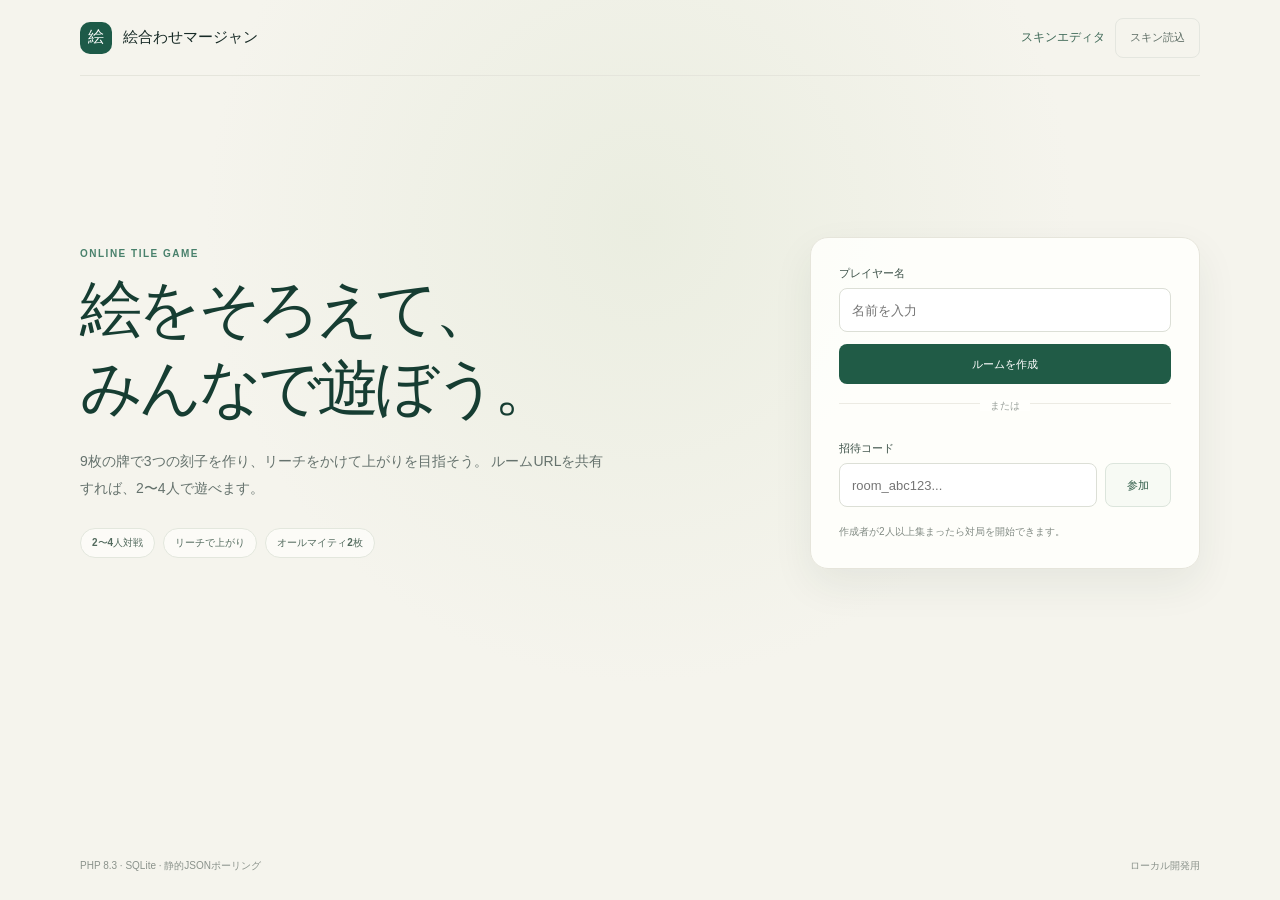
<file: public/index.html>
<!doctype html>
<html lang="ja">
<head>
    <meta charset="utf-8">
    <meta name="viewport" content="width=device-width, initial-scale=1">
    <meta name="theme-color" content="#123c31">
    <link rel="icon" href="data:,">
    <link rel="stylesheet" href="./assets/game.css">
    <title>絵合わせマージャン</title>
</head>
<body>
    <header class="topbar">
        <a class="brand" href="./index.html" aria-label="絵合わせマージャン">
            <span class="brand-mark">絵</span>
            <span>絵合わせマージャン</span>
        </a>
        <nav class="top-actions" aria-label="メニュー">
            <a class="quiet-link" href="./editor.html">スキンエディタ</a>
            <button id="skin-button" class="button button-quiet" type="button">スキン読込</button>
            <input id="skin-file" type="file" accept="application/json,.json" hidden>
        </nav>
    </header>

    <main>
        <section id="home-view" class="home-view">
            <div class="home-copy">
                <p class="eyebrow">ONLINE TILE GAME</p>
                <h1>絵をそろえて、<br>みんなで遊ぼう。</h1>
                <p class="intro">
                    9枚の牌で3つの刻子を作り、リーチをかけて上がりを目指そう。
                    ルームURLを共有すれば、2〜4人で遊べます。
                </p>
                <div class="rule-pills">
                    <span>2〜4人対戦</span><span>リーチで上がり</span><span>オールマイティ2枚</span>
                </div>
            </div>
            <div class="lobby-card">
                <label class="field-label" for="player-name">プレイヤー名</label>
                <input id="player-name" class="text-field" maxlength="20" autocomplete="nickname" placeholder="名前を入力">
                <button id="create-room" class="button button-primary button-wide" type="button">ルームを作成</button>
                <div class="divider"><span>または</span></div>
                <form id="join-form">
                    <label class="field-label" for="room-code">招待コード</label>
                    <div class="join-row">
                        <input id="room-code" class="text-field" maxlength="17" placeholder="room_abc123..." autocomplete="off">
                        <button class="button button-secondary" type="submit">参加</button>
                    </div>
                </form>
                <p class="card-footnote">作成者が2人以上集まったら対局を開始できます。</p>
                <p id="home-error" class="error-message" role="alert" hidden></p>
            </div>
        </section>

        <section id="room-view" class="room-view" hidden>
            <div class="room-heading">
                <div>
                    <p class="eyebrow">ROOM <span id="room-id-label"></span></p>
                    <h1 id="room-title">対局ルーム</h1>
                </div>
                <div class="room-actions">
                    <button id="copy-invite" class="button button-secondary" type="button">招待リンクをコピー</button>
                    <button id="leave-room" class="button button-quiet" type="button">退出</button>
                </div>
            </div>

            <div id="lobby-panel" class="lobby-panel" hidden>
                <div class="panel-heading">
                    <div>
                        <p class="eyebrow">WAITING ROOM</p>
                        <h2>プレイヤーを待っています</h2>
                    </div>
                    <button id="start-game" class="button button-primary" type="button" hidden>対局開始</button>
                </div>
                <div id="lobby-players" class="lobby-players"></div>
                <p class="muted-copy">招待リンクを共有してください。参加できるのは最大4人です。</p>
            </div>

            <div id="game-panel" class="game-panel" hidden>
                <div id="game-message" class="game-message" aria-live="polite"></div>
                <div class="board-layout">
                    <section class="table-panel" aria-label="対局状況">
                        <div class="table-topline">
                            <span id="round-status" class="round-status"></span>
                            <span>残り <strong id="remaining-tiles">0</strong> 枚</span>
                        </div>
                        <div id="player-seats" class="player-seats"></div>
                        <div class="discard-area">
                            <div class="discard-title">捨て牌 <span id="riichi-pot"></span></div>
                            <div id="discard-pile" class="discard-pile" aria-label="プレイヤー別の捨て牌"></div>
                        </div>
                    </section>

                    <aside class="side-panel">
                        <div class="turn-card">
                            <span class="turn-indicator"></span>
                            <div>
                                <span class="eyebrow">YOUR STATUS</span>
                                <strong id="turn-label">状態を確認中</strong>
                            </div>
                            <span id="deadline-label" class="deadline-label"></span>
                        </div>
                        <div id="meld-area" class="meld-area"></div>
                        <div class="hand-heading">
                            <h2>あなたの手牌</h2>
                            <span id="hand-count" class="muted-copy"></span>
                        </div>
                        <div id="my-hand" class="hand-container"></div>
                        <label id="riichi-option" class="riichi-option" hidden>
                            <input id="declare-riichi" type="checkbox">
                            <span><strong>リーチ宣言</strong><small>テンパイ・1,000点が必要です</small></span>
                        </label>
                        <div id="game-controls" class="game-controls"></div>
                    </aside>
                </div>
            </div>
            <p id="room-error" class="error-message" role="alert" hidden></p>
        </section>
    </main>
    <footer class="footer">
        <span>PHP 8.3 · SQLite · 静的JSONポーリング</span>
        <span>ローカル開発用</span>
    </footer>

    <script type="module">
        const TILE_IDS = ['A1', 'A2', 'A3', 'B1', 'B2', 'B3', 'C1', 'C2', 'C3'];
        const WILDCARDS = ['J1', 'J2'];
        const TILE_NAMES = {
            A1: 'ライオン', A2: 'ゾウ', A3: 'キリン',
            B1: 'パンダ', B2: 'サル', B3: 'ウサギ',
            C1: 'りんご', C2: 'ぶどう', C3: 'さくらんぼ',
            J1: 'オールマイティ', J2: 'オールマイティ'
        };
        const TAG = 'donjara_uuid';
        const $ = (selector) => document.querySelector(selector);
        const uuid = getPlayerUuid();
        let roomId = new URLSearchParams(location.search).get('room');
        let roomState = null;
        let myPlayer = null;
        let myHand = [];
        let playerTag = '';
        let skin = loadStoredSkin();
        let selectedTile = null;
        let pollTimer = null;
        let clockTimer = null;
        let timeoutPending = false;
        let pollFailed = false;
        let busy = false;

        function getPlayerUuid() {
            let value = localStorage.getItem(TAG);
            if (!value) {
                if (!crypto.randomUUID) {
                    throw new Error('このブラウザではUUIDを生成できません。最新のブラウザを使用してください。');
                }
                value = crypto.randomUUID();
                localStorage.setItem(TAG, value);
            }
            return value;
        }

        function loadStoredSkin() {
            try {
                const raw = localStorage.getItem('donjara_skin');
                return raw ? validateSkin(JSON.parse(raw)) : null;
            } catch (error) {
                console.error('保存済みスキンを読み込めませんでした:', error);
                return null;
            }
        }

        function validateSkin(value) {
            if (!value || typeof value !== 'object' || !value.tiles || typeof value.tiles !== 'object') {
                throw new Error('スキンJSONの形式が正しくありません。');
            }
            const size = value.tile_size;
            if (!size || !Number.isInteger(size.width) || !Number.isInteger(size.height)
                || size.width < 1 || size.height < 1 || size.width > 512 || size.height > 512) {
                throw new Error('牌サイズは1〜512pxで指定してください。');
            }
            if (value.sheet_image && !/^data:image\/(?:png|jpeg|webp|gif);base64,[a-z\d+/]+=*$/i.test(value.sheet_image)) {
                throw new Error('画像はPNG/JPEG/WebP/GIFのBase64データにしてください。');
            }
            for (const [id, tile] of Object.entries(value.tiles)) {
                if (!/^[A-Z]\d{1,2}$/.test(id) || !tile || typeof tile.name !== 'string'
                    || !Number.isInteger(tile.x) || !Number.isInteger(tile.y)
                    || tile.x < 0 || tile.y < 0) {
                    throw new Error(`牌「${id}」の定義を確認してください。`);
                }
            }
            return value;
        }

        async function sha256(value) {
            const bytes = new TextEncoder().encode(value);
            const digest = await crypto.subtle.digest('SHA-256', bytes);
            return [...new Uint8Array(digest)].map((byte) => byte.toString(16).padStart(2, '0')).join('');
        }

        async function decryptHand(encrypted) {
            const keyText = (await sha256(uuid)).slice(0, 16);
            const ivText = (await sha256('donjara-salt-8.3')).slice(0, 16);
            const key = await crypto.subtle.importKey('raw', new TextEncoder().encode(keyText), 'AES-CBC', false, ['decrypt']);
            const cipherText = Uint8Array.from(atob(encrypted), (char) => char.charCodeAt(0));
            const plain = await crypto.subtle.decrypt({ name: 'AES-CBC', iv: new TextEncoder().encode(ivText) }, key, cipherText);
            return JSON.parse(new TextDecoder().decode(plain));
        }

        function showError(element, message) {
            element.textContent = message;
            element.hidden = !message;
        }

        async function api(action, values = {}) {
            const response = await fetch('./action.php', {
                method: 'POST',
                headers: { 'Content-Type': 'application/json' },
                body: JSON.stringify({ action, player_uuid: uuid, ...values })
            });
            let result;
            try {
                result = await response.json();
            } catch {
                throw new Error('サーバーから正しい応答がありません。');
            }
            if (!response.ok || !result.success) {
                throw new Error(result.error || '操作に失敗しました。');
            }
            return result;
        }

        function setRoomUrl(id) {
            roomId = id;
            const appPath = new URL('.', location.href).pathname;
            history.replaceState(null, '', `${appPath}?room=${encodeURIComponent(id)}`);
            $('#home-view').hidden = true;
            $('#room-view').hidden = false;
            $('#room-id-label').textContent = id;
            $('#room-code').value = id;
            $('#room-error').hidden = true;
            if (pollTimer) clearInterval(pollTimer);
            poll();
            pollTimer = setInterval(poll, 2000);
        }

        async function createRoom() {
            const name = $('#player-name').value.trim();
            if (!name) return showError($('#home-error'), 'プレイヤー名を入力してください。');
            localStorage.setItem('donjara_name', name);
            try {
                const result = await api('create_room', { name });
                setRoomUrl(result.room_id);
            } catch (error) {
                showError($('#home-error'), error.message);
            }
        }

        async function joinRoom(id) {
            if (!/^room_[a-f0-9]{12}$/.test(id)) {
                throw new Error('招待コードを確認してください。');
            }
            const name = $('#player-name').value.trim() || localStorage.getItem('donjara_name') || '';
            if (!name) throw new Error('プレイヤー名を入力してください。');
            localStorage.setItem('donjara_name', name);
            await api('join_room', { room_id: id, name });
            setRoomUrl(id);
        }

        async function poll() {
            if (!roomId) return;
            try {
                const response = await fetch(`./data/${encodeURIComponent(roomId)}.json?_=${Date.now()}`, { cache: 'no-store' });
                if (!response.ok) throw new Error(response.status === 404 ? 'ルームが見つかりません。' : '対局状態を取得できません。');
                const previousKey = roomState && myPlayer
                    ? `${roomState.status}|${roomState.current_turn_seat}|${roomState.turn_has_drawn}|${myPlayer.encrypted_hand}`
                    : null;
                const nextState = await response.json();
                playerTag = await sha256(uuid);
                const nextPlayer = nextState.players.find((player) => player.player_tag === playerTag) || null;
                const nextKey = nextPlayer
                    ? `${nextState.status}|${nextState.current_turn_seat}|${nextState.turn_has_drawn}|${nextPlayer.encrypted_hand}`
                    : null;
                if (previousKey !== nextKey) {
                    selectedTile = null;
                    $('#declare-riichi').checked = false;
                }
                roomState = nextState;
                myPlayer = nextPlayer;
                myHand = myPlayer ? await decryptHand(myPlayer.encrypted_hand) : [];
                if (!Array.isArray(myHand)) throw new Error('手牌データが正しくありません。');
                selectedTile = selectedTile !== null && selectedTile < myHand.length ? selectedTile : null;
                if (!myPlayer) {
                    showError($('#room-error'), 'このルームに参加していません。トップページから招待コードで参加してください。');
                } else if (pollFailed) {
                    showError($('#room-error'), '');
                    pollFailed = false;
                }
                render();
                if (['playing', 'ron_wait'].includes(roomState.status)
                    && roomState.deadline_at <= Math.floor(Date.now() / 1000) && !timeoutPending) {
                    timeoutPending = true;
                    api('advance_timeout', { room_id: roomId })
                        .catch((error) => showError($('#room-error'), error.message))
                        .finally(() => { timeoutPending = false; poll(); });
                }
            } catch (error) {
                pollFailed = true;
                showError($('#room-error'), error.message);
            }
        }

        function makeTile(tileId, { clickable = false, index = -1, selected = false } = {}) {
            const tile = skin?.tiles?.[tileId];
            const element = document.createElement(clickable ? 'button' : 'span');
            element.className = `tile${tileId.startsWith('J') ? ' tile-wild' : ''}${selected ? ' is-selected' : ''}`;
            if (clickable) {
                element.type = 'button';
                element.setAttribute('aria-label', `${tile?.name || TILE_NAMES[tileId] || tileId}を選択`);
                element.setAttribute('aria-pressed', String(selected));
                element.addEventListener('click', () => {
                    selectedTile = selectedTile === index ? null : index;
                    render();
                });
            }
            const label = tile?.name || TILE_NAMES[tileId] || tileId;
            element.title = `${label} (${tileId})`;
            if (skin?.sheet_image && tile) {
                element.classList.add('sprite-tile');
                element.style.width = `${skin.tile_size.width}px`;
                element.style.height = `${skin.tile_size.height}px`;
                element.style.backgroundImage = `url("${skin.sheet_image}")`;
                element.style.backgroundPosition = `-${tile.x}px -${tile.y}px`;
                element.style.backgroundSize = 'auto';
                element.textContent = '';
                element.setAttribute('aria-label', `${label} (${tileId})`);
            } else {
                element.textContent = tile?.name || TILE_NAMES[tileId] || tileId;
            }
            return element;
        }

        function canWin(tiles) {
            if (tiles.length !== 9) return false;
            const counts = Object.fromEntries(TILE_IDS.map((id) => [id, 0]));
            let wildcards = 0;
            for (const tile of tiles) {
                if (WILDCARDS.includes(tile)) wildcards++;
                else if (Object.hasOwn(counts, tile)) counts[tile]++;
                else return false;
            }
            const needed = Object.values(counts).reduce((sum, count) => sum + ((3 - count % 3) % 3), 0);
            return needed <= wildcards && (wildcards - needed) % 3 === 0;
        }

        function isTenpai(hand, melds) {
            if (hand.length + melds.length * 3 !== 8) return false;
            return [...TILE_IDS, ...WILDCARDS].some((tile) => canWin([...hand, tile, ...melds.flat()]));
        }

        function hasPong(hand, tile) {
            if (!tile || WILDCARDS.includes(tile)) return false;
            return hand.filter((held) => held === tile).length
                + hand.filter((held) => WILDCARDS.includes(held)).length >= 2;
        }

        function addPlayerCard(container, player, isMe) {
            const card = document.createElement('article');
            card.className = `player-card${player.seat_number === roomState.current_turn_seat && roomState.status === 'playing' ? ' is-active' : ''}${isMe ? ' is-me' : ''}`;
            const top = document.createElement('div');
            top.className = 'player-card-top';
            const name = document.createElement('strong');
            name.textContent = player.name + (isMe ? ' (あなた)' : '');
            const seat = document.createElement('span');
            seat.textContent = `席 ${player.seat_number + 1}`;
            top.append(name, seat);
            const score = document.createElement('div');
            score.className = 'player-score';
            score.textContent = `${player.score.toLocaleString()} 点${player.is_riichi ? ' · リーチ' : ''}`;
            const tiles = document.createElement('div');
            tiles.className = 'opponent-tiles';
            if (isMe) {
                for (const tileId of myHand) tiles.append(makeTile(tileId));
            } else {
                for (let i = 0; i < Math.min(player.hand_count, 9); i++) {
                    const back = document.createElement('span');
                    back.className = 'tile tile-back';
                    back.textContent = '絵';
                    tiles.append(back);
                }
            }
            card.append(top, score, tiles);
            if (!isMe && player.melds.length > 0) {
                const melds = document.createElement('div');
                melds.className = 'opponent-melds';
                for (const meld of player.melds) {
                    for (const tileId of meld) melds.append(makeTile(tileId));
                }
                card.append(melds);
            }
            container.append(card);
        }

        function renderLobby() {
            $('#lobby-panel').hidden = false;
            $('#game-panel').hidden = true;
            const list = $('#lobby-players');
            list.replaceChildren();
            for (let seat = 0; seat < 4; seat++) {
                const player = roomState.players.find((entry) => entry.seat_number === seat);
                const item = document.createElement('div');
                item.className = `lobby-seat${player ? ' occupied' : ''}`;
                item.innerHTML = `<span class="seat-number">0${seat + 1}</span>`;
                const label = document.createElement('strong');
                label.textContent = player ? player.name : '参加待ち';
                const state = document.createElement('span');
                state.textContent = player ? '参加中' : '空席';
                item.append(label, state);
                list.append(item);
            }
            const canStart = roomState.players[0]?.player_tag === playerTag && roomState.players.length >= 2;
            $('#start-game').hidden = !canStart;
            $('#room-title').textContent = '対局開始を待っています';
        }

        function renderGame() {
            $('#lobby-panel').hidden = true;
            $('#game-panel').hidden = false;
            $('#round-status').textContent = roomState.status === 'ron_wait'
                ? 'ロン確認中'
                : roomState.status === 'finished'
                    ? (roomState.win_type === 'draw' ? '流局' : '対局終了')
                    : '対局中';
            const seats = $('#player-seats');
            seats.replaceChildren();
            for (const player of roomState.players) addPlayerCard(seats, player, player.player_tag === playerTag);

            const river = $('#discard-pile');
            river.replaceChildren();
            const discardHistory = roomState.discard_history || [];
            for (const player of roomState.players) {
                const row = document.createElement('div');
                row.className = 'discard-player-row';
                const label = document.createElement('span');
                label.className = 'discard-player-name';
                label.textContent = `${player.name} · 席 ${player.seat_number + 1}`;
                const tiles = document.createElement('div');
                tiles.className = 'discard-player-tiles';
                const playerDiscards = discardHistory.filter((discard) => discard.seat_number === player.seat_number);
                for (const [index, discard] of playerDiscards.entries()) {
                    const tile = makeTile(discard.tile_id);
                    tile.classList.add('discarded-tile');
                    tile.setAttribute('aria-label', `${player.name}が捨てた${TILE_NAMES[discard.tile_id] || discard.tile_id}`);
                    tile.title = `${player.name}が捨てた牌: ${TILE_NAMES[discard.tile_id] || discard.tile_id} (${discard.tile_id})`;
                    if (index === playerDiscards.length - 1) tile.classList.add('is-latest-discard');
                    tiles.append(tile);
                }
                if (playerDiscards.length === 0) {
                    const empty = document.createElement('span');
                    empty.className = 'empty-river';
                    empty.textContent = 'まだありません';
                    tiles.append(empty);
                }
                row.append(label, tiles);
                river.append(row);
            }
            $('#remaining-tiles').textContent = String(roomState.remaining_tiles);
            $('#riichi-pot').textContent = roomState.riichi_pool ? ` · リーチ棒 ${roomState.riichi_pool}点` : '';
            $('#hand-count').textContent = `${myHand.length}枚`;
            $('#room-title').textContent = roomState.status === 'finished' ? '対局終了' : '対局中';

            const meldArea = $('#meld-area');
            meldArea.replaceChildren();
            for (const meld of myPlayer.melds) {
                const row = document.createElement('div');
                row.className = 'meld-row';
                const label = document.createElement('span');
                label.textContent = 'ポン';
                row.append(label);
                for (const tileId of meld) row.append(makeTile(tileId));
                meldArea.append(row);
            }

            const hand = $('#my-hand');
            hand.replaceChildren();
            const isMyTurn = roomState.status === 'playing' && roomState.current_turn_seat === myPlayer.seat_number;
            const canDiscard = isMyTurn && roomState.turn_has_drawn;
            myHand.forEach((tileId, index) => {
                const tile = makeTile(tileId, {
                    clickable: canDiscard && (!myPlayer.is_riichi || index === myHand.length - 1),
                    index,
                    selected: selectedTile === index
                });
                if (canDiscard && index === myHand.length - 1 && roomState.turn_has_drawn) tile.classList.add('is-drawn');
                hand.append(tile);
            });

            const controls = $('#game-controls');
            controls.replaceChildren();
            const riichiOption = $('#riichi-option');
            riichiOption.hidden = true;
            const message = $('#game-message');
            message.className = 'game-message';
            message.textContent = '';
            if (roomState.status === 'finished') {
                message.classList.add('is-result');
                const winner = roomState.players.find((player) => player.seat_number === roomState.winner_seat);
                message.textContent = roomState.win_type === 'draw'
                    ? '山札がなくなりました。今回は引き分けです。'
                    : `${winner?.name || 'プレイヤー'}の${roomState.win_type === 'ron' ? 'ロン' : 'ツモ'}！対局終了`;
                $('#turn-label').textContent = '対局終了';
            } else if (roomState.status === 'ron_wait') {
                const isTarget = roomState.ron_target_seat === myPlayer.seat_number;
                if (isTarget) {
                    message.classList.add('is-alert');
                    message.textContent = 'ロンできます。上がるか、パスを選んでください。';
                    addButton(controls, 'ロン', 'button-primary', () => performAction('claim_ron'));
                    addButton(controls, 'パス', 'button-secondary', () => performAction('claim_pass'));
                    $('#turn-label').textContent = 'ロン確認';
                } else {
                    const target = roomState.players.find((player) => player.seat_number === roomState.ron_target_seat);
                    message.textContent = `${target?.name || 'プレイヤー'}のロン確認中です。`;
                    $('#turn-label').textContent = 'ロン確認中';
                }
            } else if (isMyTurn) {
                if (!roomState.turn_has_drawn && hasPong(myHand, roomState.pending_tile)) {
                    addButton(controls, 'ポンする', 'button-secondary', () => performAction('claim_pong'));
                }
                if (!roomState.turn_has_drawn) {
                    message.textContent = 'あなたの番です。牌を引くか、ポンしてください。';
                    addButton(controls, '牌を引く', 'button-primary', () => performAction('draw_tile'));
                    $('#turn-label').textContent = 'あなたの番';
                } else if (myPlayer.is_riichi && canWin([...myHand, ...myPlayer.melds.flat()])) {
                    message.classList.add('is-alert');
                    message.textContent = '上がり形です。ツモを宣言できます。';
                    addButton(controls, 'ツモ', 'button-primary', () => performAction('claim_tsumo'));
                    $('#turn-label').textContent = 'ツモできます';
                } else {
                    const tenpai = selectedTile !== null
                        ? isTenpai(myHand.filter((_, index) => index !== selectedTile), myPlayer.melds)
                        : myHand.some((_, index) => isTenpai(myHand.filter((__, other) => other !== index), myPlayer.melds));
                    riichiOption.hidden = myPlayer.is_riichi || !tenpai || myPlayer.score < 1000;
                    message.textContent = myPlayer.is_riichi
                        ? 'リーチ中です。引いた牌を選んで捨ててください。'
                        : '捨てる牌を選んでください。テンパイならリーチできます。';
                    const discard = addButton(controls, '選んだ牌を捨てる', 'button-primary', () => {
                        if (selectedTile === null) return;
                        performAction('discard_tile', {
                            tile_index: selectedTile,
                            declare_riichi: !riichiOption.hidden && $('#declare-riichi').checked
                        });
                    });
                    discard.disabled = selectedTile === null;
                    $('#turn-label').textContent = '捨て牌を選択';
                }
            } else {
                message.textContent = 'ほかのプレイヤーの番です。';
                $('#turn-label').textContent = '相手の番';
            }
            updateDeadlineLabel();
        }

        function addButton(container, label, style, action) {
            const button = document.createElement('button');
            button.type = 'button';
            button.className = `button ${style}`;
            button.textContent = label;
            button.addEventListener('click', action);
            container.append(button);
            return button;
        }

        function render() {
            if (!roomState || !myPlayer) return;
            $('#room-id-label').textContent = roomId;
            if (roomState.status === 'lobby') renderLobby();
            else renderGame();
        }

        async function performAction(action, values = {}) {
            if (busy) return;
            busy = true;
            showError($('#room-error'), '');
            try {
                await api(action, { room_id: roomId, ...values });
                await poll();
            } catch (error) {
                showError($('#room-error'), error.message);
            } finally {
                busy = false;
            }
        }

        function updateDeadlineLabel() {
            if (!roomState?.deadline_at) {
                $('#deadline-label').textContent = '';
                return;
            }
            const remaining = Math.max(0, roomState.deadline_at - Math.floor(Date.now() / 1000));
            $('#deadline-label').textContent = `残り ${remaining}秒`;
        }

        $('#player-name').value = localStorage.getItem('donjara_name') || '';
        $('#create-room').addEventListener('click', createRoom);
        $('#join-form').addEventListener('submit', async (event) => {
            event.preventDefault();
            const id = $('#room-code').value.trim();
            try {
                await joinRoom(id);
            } catch (error) {
                showError($('#home-error'), error.message);
            }
        });
        $('#start-game').addEventListener('click', () => performAction('start_game'));
        $('#copy-invite').addEventListener('click', async () => {
            try {
                const appPath = new URL('.', location.href).pathname;
                await navigator.clipboard.writeText(`${location.origin}${appPath}?room=${encodeURIComponent(roomId)}`);
                $('#copy-invite').textContent = 'コピーしました';
                setTimeout(() => { $('#copy-invite').textContent = '招待リンクをコピー'; }, 1800);
            } catch {
                showError($('#room-error'), '招待リンクをコピーできません。アドレスバーからURLをコピーしてください。');
            }
        });
        $('#leave-room').addEventListener('click', () => {
            if (pollTimer) clearInterval(pollTimer);
            history.replaceState(null, '', new URL('.', location.href).pathname);
            roomId = null;
            roomState = null;
            $('#room-view').hidden = true;
            $('#home-view').hidden = false;
        });
        $('#skin-button').addEventListener('click', () => $('#skin-file').click());
        $('#skin-file').addEventListener('change', async (event) => {
            const file = event.target.files[0];
            if (!file) return;
            try {
                if (file.size > 5 * 1024 * 1024) throw new Error('スキンJSONは5MB以下にしてください。');
                skin = validateSkin(JSON.parse(await file.text()));
                try {
                    localStorage.setItem('donjara_skin', JSON.stringify(skin));
                } catch {
                    showError(
                        roomId ? $('#room-error') : $('#home-error'),
                        'スキンを読み込みましたが、容量制限により保存できませんでした。次回は再読み込みしてください。'
                    );
                }
                render();
            } catch (error) {
                showError(roomId ? $('#room-error') : $('#home-error'), error.message);
            } finally {
                event.target.value = '';
            }
        });
        clockTimer = setInterval(updateDeadlineLabel, 1000);
        if (roomId && /^room_[a-f0-9]{12}$/.test(roomId)) {
            $('#player-name').value = localStorage.getItem('donjara_name') || '';
            $('#room-code').value = roomId;
            $('#home-view').hidden = false;
            $('#room-view').hidden = true;
            const joinButton = document.createElement('button');
            joinButton.className = 'button button-primary button-wide';
            joinButton.textContent = 'このルームに参加';
            joinButton.addEventListener('click', async () => {
                try {
                    await joinRoom(roomId);
                } catch (error) {
                    showError($('#home-error'), error.message);
                }
            });
            const card = $('.lobby-card');
            const existing = document.createElement('p');
            existing.className = 'invite-note';
            existing.textContent = '招待リンクから開きました。名前を入力して参加してください。';
            card.prepend(existing);
            card.append(joinButton);
        } else if (roomId) {
            roomId = null;
            history.replaceState(null, '', '/');
        }
    </script>
</body>
</html>
</file>
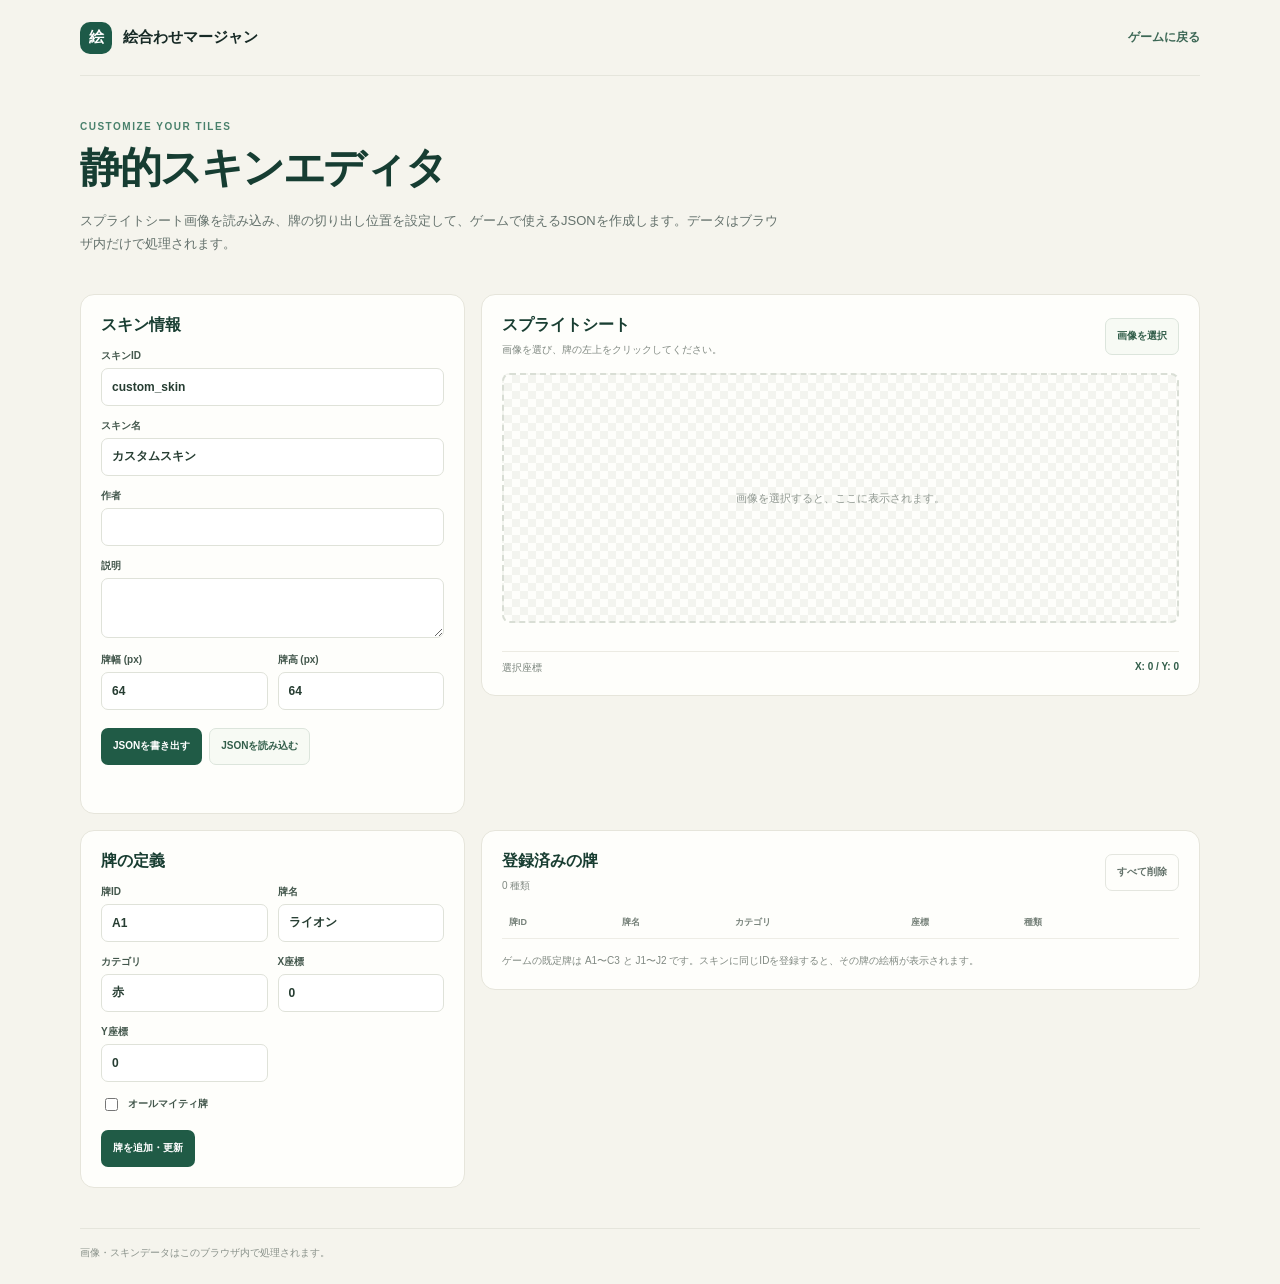
<file: public/editor.html>
<!doctype html>
<html lang="ja">
<head>
    <meta charset="utf-8">
    <meta name="viewport" content="width=device-width, initial-scale=1">
    <meta name="theme-color" content="#123c31">
    <link rel="icon" href="data:,">
    <link rel="stylesheet" href="./assets/editor.css">
    <title>スキンエディタ - 絵合わせマージャン</title>
</head>
<body>
    <header class="topbar">
        <a class="brand" href="./index.html">
            <span class="brand-mark">絵</span>
            <span>絵合わせマージャン</span>
        </a>
        <a class="back-link" href="./index.html">ゲームに戻る</a>
    </header>
    <main>
        <section class="intro">
            <p class="eyebrow">CUSTOMIZE YOUR TILES</p>
            <h1>静的スキンエディタ</h1>
            <p>スプライトシート画像を読み込み、牌の切り出し位置を設定して、ゲームで使えるJSONを作成します。データはブラウザ内だけで処理されます。</p>
        </section>

        <div class="editor-grid">
            <section class="panel metadata-panel">
                <h2>スキン情報</h2>
                <label>スキンID<input id="skin-id" value="custom_skin" maxlength="40"></label>
                <label>スキン名<input id="skin-name" value="カスタムスキン" maxlength="80"></label>
                <label>作者<input id="skin-author" maxlength="80"></label>
                <label>説明<textarea id="skin-description" rows="3" maxlength="300"></textarea></label>
                <div class="size-row">
                    <label>牌幅 (px)<input id="tile-width" type="number" min="1" max="512" value="64"></label>
                    <label>牌高 (px)<input id="tile-height" type="number" min="1" max="512" value="64"></label>
                </div>
                <div class="button-row">
                    <button id="export" class="button button-primary" type="button">JSONを書き出す</button>
                    <button id="import-button" class="button button-secondary" type="button">JSONを読み込む</button>
                    <input id="import-file" type="file" accept="application/json,.json" hidden>
                </div>
                <p id="editor-message" class="message" role="status"></p>
            </section>

            <section class="panel image-panel">
                <div class="panel-heading">
                    <div><h2>スプライトシート</h2><p>画像を選び、牌の左上をクリックしてください。</p></div>
                    <label class="button button-secondary file-button">画像を選択<input id="image-file" type="file" accept="image/png,image/jpeg,image/webp,image/gif"></label>
                </div>
                <div id="canvas-container"><canvas id="sheet-canvas" aria-label="スプライトシート"></canvas>
                    <span id="canvas-placeholder">画像を選択すると、ここに表示されます。</span>
                </div>
                <p id="image-dimensions" class="image-dimensions"></p>
                <div class="selected-coordinate">
                    選択座標 <strong id="selected-coordinate">X: 0 / Y: 0</strong>
                </div>
            </section>

            <section class="panel tile-form-panel">
                <h2>牌の定義</h2>
                <div class="tile-form-grid">
                    <label>牌ID<input id="tile-id" value="A1" maxlength="8" placeholder="A1"></label>
                    <label>牌名<input id="tile-name" value="ライオン" maxlength="40"></label>
                    <label>カテゴリ<input id="tile-category" value="赤" maxlength="40"></label>
                    <label>X座標<input id="tile-x" type="number" min="0" value="0"></label>
                    <label>Y座標<input id="tile-y" type="number" min="0" value="0"></label>
                </div>
                <label class="checkbox-label"><input id="tile-wildcard" type="checkbox"> オールマイティ牌</label>
                <button id="add-tile" class="button button-primary" type="button">牌を追加・更新</button>
            </section>

            <section class="panel tile-list-panel">
                <div class="panel-heading">
                    <div><h2>登録済みの牌</h2><p><span id="tile-count">0</span> 種類</p></div>
                    <button id="clear-tiles" class="button button-quiet" type="button">すべて削除</button>
                </div>
                <div class="table-wrap">
                    <table>
                        <thead><tr><th>牌ID</th><th>牌名</th><th>カテゴリ</th><th>座標</th><th>種類</th><th></th></tr></thead>
                        <tbody id="tile-list"></tbody>
                    </table>
                </div>
                <p class="hint">ゲームの既定牌は A1〜C3 と J1〜J2 です。スキンに同じIDを登録すると、その牌の絵柄が表示されます。</p>
            </section>
        </div>
    </main>
    <footer>画像・スキンデータはこのブラウザ内で処理されます。</footer>
    <script type="module">
        const $ = (selector) => document.querySelector(selector);
        const canvas = $('#sheet-canvas');
        const context = canvas.getContext('2d');
        const tiles = {};
        let sheetImage = '';
        let loadedImage = null;
        let selected = { x: 0, y: 0 };

        function setMessage(text, isError = false) {
            const message = $('#editor-message');
            message.textContent = text;
            message.classList.toggle('is-error', isError);
        }

        function dimensions() {
            const width = Number($('#tile-width').value);
            const height = Number($('#tile-height').value);
            if (!Number.isInteger(width) || width < 1 || width > 512
                || !Number.isInteger(height) || height < 1 || height > 512) {
                throw new Error('牌幅・牌高は1〜512の整数で入力してください。');
            }
            return { width, height };
        }

        function drawCanvas() {
            if (!loadedImage) return;
            canvas.width = loadedImage.naturalWidth;
            canvas.height = loadedImage.naturalHeight;
            context.clearRect(0, 0, canvas.width, canvas.height);
            context.drawImage(loadedImage, 0, 0);
            const { width, height } = dimensions();
            context.save();
            context.strokeStyle = 'rgba(255, 255, 255, 0.9)';
            context.lineWidth = Math.max(1, canvas.width / 800);
            context.setLineDash([6, 4]);
            for (const tile of Object.values(tiles)) {
                context.strokeRect(tile.x + 1, tile.y + 1, width - 2, height - 2);
            }
            context.strokeStyle = '#d45f44';
            context.lineWidth = Math.max(2, canvas.width / 500);
            context.setLineDash([]);
            context.strokeRect(selected.x + 1, selected.y + 1, width - 2, height - 2);
            context.restore();
        }

        async function readImage(dataUrl) {
            if (!/^data:image\/(?:png|jpeg|webp|gif);base64,[a-z\d+/]+=*$/i.test(dataUrl)) {
                throw new Error('PNG/JPEG/WebP/GIFの画像データを選択してください。');
            }
            const image = new Image();
            await new Promise((resolve, reject) => {
                image.onload = resolve;
                image.onerror = () => reject(new Error('画像を読み込めませんでした。'));
                image.src = dataUrl;
            });
            if (image.naturalWidth > 8192 || image.naturalHeight > 8192) {
                throw new Error('画像の縦横は8192px以下にしてください。');
            }
            sheetImage = dataUrl;
            loadedImage = image;
            $('#canvas-placeholder').hidden = true;
            $('#image-dimensions').textContent = `${image.naturalWidth} × ${image.naturalHeight} px`;
            drawCanvas();
        }

        function renderTiles() {
            const body = $('#tile-list');
            body.replaceChildren();
            for (const [id, tile] of Object.entries(tiles).sort(([a], [b]) => a.localeCompare(b))) {
                const row = document.createElement('tr');
                for (const value of [
                    id,
                    tile.name,
                    tile.category || '—',
                    `${tile.x}, ${tile.y}`,
                    tile.is_wildcard ? 'オールマイティ' : '通常'
                ]) {
                    const cell = document.createElement('td');
                    cell.textContent = value;
                    row.append(cell);
                }
                const actions = document.createElement('td');
                actions.className = 'row-actions';
                const edit = document.createElement('button');
                edit.type = 'button';
                edit.className = 'table-action';
                edit.textContent = '編集';
                edit.addEventListener('click', () => {
                    $('#tile-id').value = id;
                    $('#tile-name').value = tile.name;
                    $('#tile-category').value = tile.category || '';
                    $('#tile-x').value = tile.x;
                    $('#tile-y').value = tile.y;
                    $('#tile-wildcard').checked = Boolean(tile.is_wildcard);
                    selected = { x: tile.x, y: tile.y };
                    $('#selected-coordinate').textContent = `X: ${selected.x} / Y: ${selected.y}`;
                    drawCanvas();
                });
                const remove = document.createElement('button');
                remove.type = 'button';
                remove.className = 'table-action is-delete';
                remove.textContent = '削除';
                remove.addEventListener('click', () => {
                    delete tiles[id];
                    renderTiles();
                    drawCanvas();
                });
                actions.append(edit, remove);
                row.append(actions);
                body.append(row);
            }
            $('#tile-count').textContent = String(Object.keys(tiles).length);
        }

        function setSelected(x, y) {
            const { width, height } = dimensions();
            selected = {
                x: Math.floor(x / width) * width,
                y: Math.floor(y / height) * height
            };
            $('#tile-x').value = selected.x;
            $('#tile-y').value = selected.y;
            $('#selected-coordinate').textContent = `X: ${selected.x} / Y: ${selected.y}`;
            drawCanvas();
        }

        function skinData() {
            const { width, height } = dimensions();
            const skinId = $('#skin-id').value.trim();
            if (!/^[a-zA-Z0-9_-]{1,40}$/.test(skinId)) {
                throw new Error('スキンIDは英数字・ハイフン・アンダースコアで入力してください。');
            }
            if (!sheetImage) throw new Error('先にスプライトシート画像を選んでください。');
            if (Object.keys(tiles).length === 0) throw new Error('牌を1種類以上登録してください。');
            return {
                skin_id: skinId,
                skin_name: $('#skin-name').value.trim() || skinId,
                author: $('#skin-author').value.trim(),
                description: $('#skin-description').value.trim(),
                sheet_image: sheetImage,
                tile_size: { width, height },
                tiles
            };
        }

        function importSkin(data) {
            if (!data || typeof data !== 'object' || !data.tile_size
                || !Number.isInteger(data.tile_size.width) || !Number.isInteger(data.tile_size.height)
                || !data.tiles || typeof data.tiles !== 'object' || Array.isArray(data.tiles)
                || typeof data.sheet_image !== 'string') {
                throw new Error('スキンJSONの形式が正しくありません。');
            }
            const { width, height } = data.tile_size;
            if (width < 1 || height < 1 || width > 512 || height > 512) {
                throw new Error('牌サイズは1〜512pxで指定してください。');
            }
            $('#skin-id').value = String(data.skin_id || 'custom_skin');
            $('#skin-name').value = String(data.skin_name || '');
            $('#skin-author').value = String(data.author || '');
            $('#skin-description').value = String(data.description || '');
            $('#tile-width').value = String(width);
            $('#tile-height').value = String(height);
            for (const key of Object.keys(tiles)) delete tiles[key];
            for (const [id, tile] of Object.entries(data.tiles)) {
                if (!/^[A-Z]\d{1,2}$/.test(id) || !tile || typeof tile.name !== 'string'
                    || !Number.isInteger(tile.x) || !Number.isInteger(tile.y)
                    || tile.x < 0 || tile.y < 0) {
                    throw new Error(`牌「${id}」の定義が正しくありません。`);
                }
                tiles[id] = {
                    name: tile.name,
                    category: typeof tile.category === 'string' ? tile.category : '',
                    x: tile.x,
                    y: tile.y,
                    is_wildcard: Boolean(tile.is_wildcard)
                };
            }
            selected = { x: 0, y: 0 };
            $('#selected-coordinate').textContent = 'X: 0 / Y: 0';
            renderTiles();
            return readImage(data.sheet_image);
        }

        canvas.addEventListener('click', (event) => {
            if (!loadedImage) return;
            const rect = canvas.getBoundingClientRect();
            const scaleX = canvas.width / rect.width;
            const scaleY = canvas.height / rect.height;
            setSelected((event.clientX - rect.left) * scaleX, (event.clientY - rect.top) * scaleY);
        });

        $('#image-file').addEventListener('change', async (event) => {
            const file = event.target.files[0];
            if (!file) return;
            if (file.size > 3 * 1024 * 1024) {
                setMessage('画像は3MB以下にしてください。', true);
                return;
            }
            try {
                await readImage(await new Promise((resolve, reject) => {
                    const reader = new FileReader();
                    reader.onload = () => resolve(reader.result);
                    reader.onerror = () => reject(new Error('画像ファイルを読み込めませんでした。'));
                    reader.readAsDataURL(file);
                }));
                setMessage('画像を読み込みました。牌の位置をクリックしてください。');
            } catch (error) {
                setMessage(error.message, true);
            } finally {
                event.target.value = '';
            }
        });

        $('#tile-x').addEventListener('input', () => {
            selected = { x: Number($('#tile-x').value) || 0, y: Number($('#tile-y').value) || 0 };
            $('#selected-coordinate').textContent = `X: ${selected.x} / Y: ${selected.y}`;
            drawCanvas();
        });
        $('#tile-y').addEventListener('input', () => {
            selected = { x: Number($('#tile-x').value) || 0, y: Number($('#tile-y').value) || 0 };
            $('#selected-coordinate').textContent = `X: ${selected.x} / Y: ${selected.y}`;
            drawCanvas();
        });
        $('#tile-width').addEventListener('change', drawCanvas);
        $('#tile-height').addEventListener('change', drawCanvas);
        $('#add-tile').addEventListener('click', () => {
            const id = $('#tile-id').value.trim();
            const name = $('#tile-name').value.trim();
            const x = Number($('#tile-x').value);
            const y = Number($('#tile-y').value);
            try {
                dimensions();
                if (!/^[A-Z]\d{1,2}$/.test(id)) throw new Error('牌IDは A1 のような英大文字+数字で入力してください。');
                if (!name) throw new Error('牌名を入力してください。');
                if (!Number.isInteger(x) || !Number.isInteger(y) || x < 0 || y < 0) {
                    throw new Error('座標は0以上の整数で入力してください。');
                }
                if (loadedImage && (x + Number($('#tile-width').value) > canvas.width
                    || y + Number($('#tile-height').value) > canvas.height)) {
                    throw new Error('切り出し範囲が画像の外に出ています。');
                }
                tiles[id] = {
                    name,
                    category: $('#tile-category').value.trim(),
                    x,
                    y,
                    is_wildcard: $('#tile-wildcard').checked
                };
                renderTiles();
                drawCanvas();
                setMessage(`${id} を登録しました。`);
            } catch (error) {
                setMessage(error.message, true);
            }
        });
        $('#clear-tiles').addEventListener('click', () => {
            for (const key of Object.keys(tiles)) delete tiles[key];
            renderTiles();
            drawCanvas();
        });
        $('#export').addEventListener('click', () => {
            try {
                const data = skinData();
                const blob = new Blob([JSON.stringify(data, null, 2)], { type: 'application/json' });
                const url = URL.createObjectURL(blob);
                const link = document.createElement('a');
                link.href = url;
                link.download = `${data.skin_id}.json`;
                link.click();
                setTimeout(() => URL.revokeObjectURL(url), 1000);
                setMessage('スキンJSONを書き出しました。ゲーム画面の「スキン読込」から読み込めます。');
            } catch (error) {
                setMessage(error.message, true);
            }
        });
        $('#import-button').addEventListener('click', () => $('#import-file').click());
        $('#import-file').addEventListener('change', async (event) => {
            const file = event.target.files[0];
            if (!file) return;
            try {
                if (file.size > 5 * 1024 * 1024) throw new Error('スキンJSONは5MB以下にしてください。');
                await importSkin(JSON.parse(await file.text()));
                setMessage('スキンJSONを読み込みました。');
            } catch (error) {
                setMessage(error.message, true);
            } finally {
                event.target.value = '';
            }
        });
        renderTiles();
    </script>
</body>
</html>
</file>
<file: public/assets/game.css>
:root {
    font-family: "Noto Sans JP", "Yu Gothic", Meiryo, sans-serif;
    color: #172a26;
    background: #f5f4ed;
    font-synthesis: none;
    text-rendering: optimizeLegibility;
}

* {
    box-sizing: border-box;
}

body {
    min-width: 320px;
    min-height: 100vh;
    margin: 0;
    background:
        radial-gradient(ellipse at 50% 25%, rgba(226, 232, 214, 0.55), transparent 48%),
        #f5f4ed;
}

button,
input {
    font: inherit;
}

button,
a,
input {
    -webkit-tap-highlight-color: transparent;
}

[hidden] {
    display: none !important;
}

.topbar {
    width: min(1120px, calc(100% - 48px));
    height: 76px;
    margin: 0 auto;
    display: flex;
    align-items: center;
    justify-content: space-between;
    border-bottom: 1px solid #e5e5dc;
}

.brand {
    display: inline-flex;
    align-items: center;
    gap: 11px;
    color: inherit;
    font-size: 15px;
    font-weight: 700;
    text-decoration: none;
}

.brand-mark {
    display: grid;
    width: 32px;
    height: 32px;
    place-items: center;
    border-radius: 10px;
    color: #fff;
    background: #1d5a48;
    font-size: 16px;
}

.top-actions,
.room-actions {
    display: flex;
    align-items: center;
    gap: 10px;
}

.quiet-link {
    color: #3c6755;
    font-size: 12px;
    font-weight: 700;
    text-decoration: none;
}

.quiet-link:hover {
    text-decoration: underline;
}

main {
    width: min(1120px, calc(100% - 48px));
    min-height: calc(100vh - 135px);
    margin: 0 auto;
}

.home-view {
    min-height: 680px;
    display: grid;
    grid-template-columns: minmax(0, 1fr) minmax(310px, 390px);
    gap: clamp(32px, 8vw, 110px);
    align-items: center;
    padding: 48px 0 74px;
}

.home-copy {
    max-width: 580px;
}

.eyebrow {
    margin: 0 0 10px;
    color: #49816c;
    font-size: 10px;
    font-weight: 700;
    letter-spacing: 0.15em;
}

h1 {
    margin: 0;
    color: #163d32;
    font-size: clamp(38px, 5.5vw, 62px);
    font-weight: 800;
    letter-spacing: -0.06em;
    line-height: 1.28;
}

.intro {
    max-width: 530px;
    margin: 20px 0 0;
    color: #65726d;
    font-size: 14px;
    line-height: 1.95;
}

.rule-pills {
    display: flex;
    flex-wrap: wrap;
    gap: 8px;
    margin-top: 26px;
}

.rule-pills span {
    padding: 7px 11px;
    border: 1px solid #e3e7dd;
    border-radius: 20px;
    color: #526a5d;
    background: rgba(255, 255, 252, 0.7);
    font-size: 10px;
    font-weight: 600;
}

.lobby-card {
    padding: 28px;
    border: 1px solid #e6e5db;
    border-radius: 18px;
    background: rgba(255, 255, 252, 0.9);
    box-shadow: 0 16px 42px rgba(27, 55, 43, 0.07);
}

.field-label {
    display: block;
    margin-bottom: 7px;
    color: #3c5148;
    font-size: 11px;
    font-weight: 700;
}

.text-field {
    width: 100%;
    height: 44px;
    padding: 0 12px;
    border: 1px solid #dcdfd6;
    border-radius: 8px;
    outline: none;
    color: #21362e;
    background: #fff;
    font-size: 13px;
}

.text-field:focus {
    border-color: #60967a;
    box-shadow: 0 0 0 3px rgba(96, 150, 122, 0.13);
}

.button {
    min-height: 40px;
    padding: 9px 14px;
    border: 1px solid transparent;
    border-radius: 8px;
    cursor: pointer;
    font-size: 11px;
    font-weight: 700;
    transition: background 120ms ease, transform 120ms ease, opacity 120ms ease;
}

.button:hover:not(:disabled) {
    transform: translateY(-1px);
}

.button:disabled {
    cursor: not-allowed;
    opacity: 0.45;
}

.button-primary {
    color: #fff;
    background: #205b46;
}

.button-primary:hover:not(:disabled) {
    background: #174b39;
}

.button-secondary {
    border-color: #dce5dc;
    color: #315d49;
    background: #f7faf4;
}

.button-secondary:hover:not(:disabled) {
    background: #edf4ec;
}

.button-quiet {
    border-color: #e4e6df;
    color: #617068;
    background: transparent;
}

.button-wide {
    width: 100%;
    margin-top: 12px;
}

.divider {
    position: relative;
    margin: 19px 0;
    border-top: 1px solid #ecebe3;
    text-align: center;
}

.divider span {
    position: relative;
    top: -9px;
    padding: 0 10px;
    color: #9aa19b;
    background: #fffffc;
    font-size: 10px;
}

.join-row {
    display: flex;
    gap: 8px;
}

.join-row .button {
    flex: 0 0 66px;
}

.card-footnote,
.muted-copy {
    color: #818a83;
    font-size: 10px;
    line-height: 1.7;
}

.card-footnote {
    margin: 16px 0 0;
}

.error-message {
    margin: 12px 0 0;
    color: #a33d31;
    font-size: 12px;
    line-height: 1.6;
}

.invite-note {
    margin: 0 0 16px;
    color: #617068;
    font-size: 12px;
    line-height: 1.7;
}

.room-view {
    padding: 38px 0 58px;
}

.room-heading,
.panel-heading {
    display: flex;
    align-items: center;
    justify-content: space-between;
    gap: 16px;
}

.room-heading {
    margin-bottom: 24px;
}

.room-heading h1 {
    font-size: clamp(27px, 4vw, 38px);
}

.room-heading .eyebrow {
    margin-bottom: 6px;
}

.room-heading .eyebrow span {
    margin-left: 6px;
    font-family: ui-monospace, monospace;
    letter-spacing: 0.05em;
}

.lobby-panel,
.side-panel {
    border: 1px solid #e6e5db;
    border-radius: 16px;
    background: rgba(255, 255, 252, 0.9);
}

.lobby-panel {
    padding: 26px;
}

.panel-heading h2,
.hand-heading h2 {
    margin: 0;
    color: #193e32;
    font-size: 19px;
    letter-spacing: -0.03em;
}

.lobby-players {
    display: grid;
    grid-template-columns: repeat(4, minmax(0, 1fr));
    gap: 10px;
    margin: 22px 0 12px;
}

.lobby-seat {
    min-height: 88px;
    display: grid;
    grid-template-columns: auto 1fr;
    align-content: center;
    align-items: center;
    gap: 5px 10px;
    padding: 14px;
    border: 1px dashed #dfe3d9;
    border-radius: 11px;
    color: #87918a;
    background: #fafaf6;
}

.lobby-seat.occupied {
    border-style: solid;
    border-color: #d4e4d7;
    color: #315f49;
    background: #f2f8f1;
}

.seat-number {
    grid-row: span 2;
    color: #85a18f;
    font-size: 12px;
    font-weight: 700;
}

.lobby-seat strong {
    overflow: hidden;
    color: #284337;
    font-size: 12px;
    text-overflow: ellipsis;
    white-space: nowrap;
}

.lobby-seat > span:last-child {
    font-size: 9px;
}

.game-message {
    min-height: 42px;
    margin-bottom: 14px;
    padding: 12px 16px;
    border: 1px solid #e5e8df;
    border-radius: 10px;
    color: #58675e;
    background: #fbfcf8;
    font-size: 12px;
    line-height: 1.5;
}

.game-message.is-alert {
    border-color: #edcf8b;
    color: #765314;
    background: #fff8e6;
}

.game-message.is-result {
    border-color: #c9dfcc;
    color: #245c3d;
    background: #eff8ef;
    font-weight: 700;
}

.board-layout {
    display: grid;
    grid-template-columns: minmax(0, 1.45fr) minmax(300px, 0.85fr);
    gap: 16px;
    align-items: start;
}

.table-panel {
    min-height: 490px;
    padding: 20px;
    border: 1px solid #315d4d;
    border-radius: 16px;
    color: #edf4e9;
    background:
        radial-gradient(ellipse at 50% 42%, rgba(48, 113, 81, 0.5), transparent 60%),
        #174638;
    box-shadow: 0 18px 48px rgba(27, 55, 43, 0.12);
}

.table-topline {
    display: flex;
    justify-content: space-between;
    color: #c6dccb;
    font-size: 10px;
}

.table-topline strong {
    color: #fff;
}

.round-status {
    color: #e5d293;
    font-weight: 700;
}

.player-seats {
    display: grid;
    grid-template-columns: repeat(2, minmax(0, 1fr));
    gap: 10px;
    margin: 18px 0;
}

.player-card {
    min-width: 0;
    padding: 13px;
    border: 1px solid rgba(226, 239, 223, 0.17);
    border-radius: 11px;
    background: rgba(6, 39, 28, 0.25);
}

.player-card.is-active {
    border-color: rgba(243, 212, 130, 0.8);
    box-shadow: inset 0 0 0 1px rgba(243, 212, 130, 0.25);
}

.player-card.is-me {
    background: rgba(214, 235, 206, 0.09);
}

.player-card-top {
    display: flex;
    justify-content: space-between;
    gap: 6px;
    font-size: 10px;
}

.player-card-top strong {
    overflow: hidden;
    text-overflow: ellipsis;
    white-space: nowrap;
}

.player-card-top span,
.player-score {
    color: #bbd2c2;
    font-size: 9px;
}

.player-score {
    margin-top: 5px;
}

.opponent-tiles {
    display: flex;
    min-height: 34px;
    gap: 3px;
    overflow: hidden;
    margin-top: 9px;
}

.opponent-melds {
    display: flex;
    flex-wrap: wrap;
    gap: 3px;
    margin-top: 5px;
}

.opponent-melds .tile {
    width: 21px;
    height: 28px;
    padding: 1px;
    font-size: 7px;
}

.tile {
    display: inline-grid;
    flex: 0 0 auto;
    width: 43px;
    height: 54px;
    place-items: center;
    overflow: hidden;
    padding: 3px;
    border: 1px solid rgba(31, 57, 43, 0.13);
    border-radius: 6px;
    color: #284337;
    background: #fffdf3;
    box-shadow: 0 3px 0 rgba(5, 28, 20, 0.2);
    font-size: 9px;
    font-weight: 800;
    line-height: 1.3;
    text-align: center;
}

button.tile {
    cursor: pointer;
    transition: transform 110ms ease, box-shadow 110ms ease;
}

button.tile:hover {
    transform: translateY(-3px);
}

.tile-wild {
    color: #9b6530;
    background: #fff2d6;
}

.tile-back {
    width: 19px;
    height: 30px;
    padding: 0;
    border-color: #a6c8a9;
    color: #d7ead8;
    background: #47765c;
    font-size: 8px;
}

.sprite-tile {
    padding: 0;
    border-radius: 3px;
    background-repeat: no-repeat;
    background-color: #fffdf3;
    background-origin: border-box;
    background-clip: padding-box;
    object-fit: cover;
}

.discard-area {
    min-height: 170px;
    padding: 14px;
    border: 1px solid rgba(226, 239, 223, 0.16);
    border-radius: 11px;
    background: rgba(5, 36, 25, 0.2);
}

.discard-title {
    margin-bottom: 10px;
    color: #d5e5d8;
    font-size: 10px;
    font-weight: 700;
}

.discard-title span {
    color: #e8cf85;
    font-weight: 500;
}

.discard-pile {
    display: grid;
    gap: 10px;
}

.discard-player-row {
    display: grid;
    grid-template-columns: minmax(88px, 0.25fr) minmax(0, 1fr);
    gap: 8px;
    align-items: start;
}

.discard-player-name {
    padding-top: 5px;
    overflow: hidden;
    color: #d3e2d6;
    font-size: 9px;
    font-weight: 700;
    text-overflow: ellipsis;
    white-space: nowrap;
}

.discard-player-tiles {
    display: flex;
    flex-wrap: wrap;
    gap: 5px;
    min-height: 42px;
}

.discard-player-tiles .empty-river {
    padding-top: 5px;
    color: #9db8a5;
    font-size: 9px;
}

.discard-pile .tile {
    width: 34px;
    height: 42px;
    font-size: 8px;
}

.discard-pile .tile.is-latest-discard {
    outline: 2px solid #edcd78;
    outline-offset: 1px;
}

.side-panel {
    padding: 18px;
}

.turn-card {
    display: flex;
    align-items: center;
    gap: 11px;
    padding-bottom: 15px;
    border-bottom: 1px solid #ecebe3;
}

.turn-indicator {
    width: 10px;
    height: 10px;
    border-radius: 50%;
    background: #75a982;
    box-shadow: 0 0 0 4px #eaf3e9;
}

.turn-card > div {
    display: grid;
    flex: 1;
    gap: 3px;
}

.turn-card .eyebrow {
    margin: 0;
    font-size: 8px;
}

.turn-card strong {
    color: #294438;
    font-size: 12px;
}

.deadline-label {
    color: #849086;
    font-size: 9px;
}

.meld-area {
    display: grid;
    gap: 7px;
    margin-top: 12px;
}

.meld-row {
    display: flex;
    align-items: center;
    gap: 5px;
}

.meld-row > span:first-child {
    margin-right: 4px;
    color: #61806b;
    font-size: 9px;
    font-weight: 700;
}

.meld-row .tile {
    width: 31px;
    height: 39px;
    font-size: 8px;
}

.hand-heading {
    display: flex;
    align-items: baseline;
    justify-content: space-between;
    margin-top: 17px;
}

.hand-heading h2 {
    font-size: 15px;
}

.hand-container {
    display: flex;
    flex-wrap: wrap;
    gap: 7px;
    min-height: 68px;
    margin-top: 12px;
    padding-bottom: 13px;
    border-bottom: 1px solid #ecebe3;
}

.hand-container .tile {
    width: 48px;
    height: 61px;
    font-size: 9px;
}

.hand-container .tile.is-selected {
    outline: 2px solid #3b8b62;
    outline-offset: 2px;
    transform: translateY(-5px);
}

.hand-container .tile.is-drawn:not(.is-selected) {
    border-color: #d2ac4f;
}

.riichi-option {
    display: flex;
    align-items: center;
    gap: 8px;
    margin-top: 12px;
    padding: 10px;
    border: 1px solid #eedcaa;
    border-radius: 8px;
    background: #fff9e9;
}

.riichi-option input {
    accent-color: #a27627;
}

.riichi-option span {
    display: grid;
    gap: 2px;
}

.riichi-option strong {
    color: #705522;
    font-size: 10px;
}

.riichi-option small {
    color: #8a7953;
    font-size: 9px;
}

.game-controls {
    display: flex;
    flex-wrap: wrap;
    gap: 8px;
    margin-top: 13px;
}

.game-controls .button {
    flex: 1;
}

.footer {
    width: min(1120px, calc(100% - 48px));
    display: flex;
    justify-content: space-between;
    gap: 12px;
    margin: 0 auto;
    padding: 18px 0 24px;
    color: #8a928b;
    font-size: 10px;
}

@media (max-width: 820px) {
    .home-view {
        grid-template-columns: 1fr;
        gap: 32px;
        justify-items: center;
        padding-top: 56px;
    }

    .home-copy,
    .lobby-card {
        width: min(100%, 520px);
    }

    .board-layout {
        grid-template-columns: 1fr;
    }

    .table-panel {
        min-height: 0;
    }
}

@media (max-width: 600px) {
    .topbar,
    main,
    .footer {
        width: calc(100% - 32px);
    }

    .topbar {
        height: 66px;
    }

    .brand {
        gap: 8px;
        font-size: 12px;
    }

    .top-actions {
        gap: 7px;
    }

    .top-actions .button {
        min-height: 34px;
        padding: 6px 9px;
        font-size: 9px;
    }

    .quiet-link {
        font-size: 10px;
    }

    .home-view {
        min-height: auto;
        padding: 50px 0;
    }

    .home-copy h1 {
        font-size: 43px;
    }

    .lobby-card {
        padding: 22px;
    }

    .room-view {
        padding-top: 26px;
    }

    .room-heading {
        align-items: flex-start;
        flex-direction: column;
    }

    .room-actions {
        width: 100%;
    }

    .room-actions .button {
        flex: 1;
        padding-inline: 8px;
    }

    .lobby-panel {
        padding: 20px;
    }

    .panel-heading {
        align-items: flex-start;
    }

    .panel-heading h2 {
        font-size: 16px;
    }

    .lobby-players {
        grid-template-columns: repeat(2, minmax(0, 1fr));
    }

    .table-panel {
        padding: 14px;
    }

    .player-card {
        padding: 10px;
    }

    .side-panel {
        padding: 15px;
    }

    .footer {
        font-size: 9px;
    }
}
</file>
<file: public/assets/editor.css>
:root {
    font-family: "Noto Sans JP", "Yu Gothic", Meiryo, sans-serif;
    color: #172a26;
    background: #f5f4ed;
}

* {
    box-sizing: border-box;
}

body {
    min-width: 320px;
    margin: 0;
}

button,
input,
textarea {
    font: inherit;
}

.topbar {
    width: min(1120px, calc(100% - 48px));
    height: 76px;
    display: flex;
    align-items: center;
    justify-content: space-between;
    margin: 0 auto;
    border-bottom: 1px solid #e5e5dc;
}

.brand {
    display: inline-flex;
    align-items: center;
    gap: 11px;
    color: inherit;
    font-size: 15px;
    font-weight: 700;
    text-decoration: none;
}

.brand-mark {
    display: grid;
    width: 32px;
    height: 32px;
    place-items: center;
    border-radius: 10px;
    color: #fff;
    background: #1d5a48;
}

.back-link {
    color: #3c6755;
    font-size: 12px;
    font-weight: 700;
    text-decoration: none;
}

main {
    width: min(1120px, calc(100% - 48px));
    margin: 0 auto;
}

.intro {
    max-width: 700px;
    padding: 45px 0 25px;
}

.eyebrow {
    margin: 0 0 8px;
    color: #49816c;
    font-size: 10px;
    font-weight: 700;
    letter-spacing: 0.15em;
}

h1 {
    margin: 0;
    color: #163d32;
    font-size: clamp(30px, 5vw, 42px);
    letter-spacing: -0.05em;
}

.intro p:last-child {
    color: #65726d;
    font-size: 13px;
    line-height: 1.8;
}

.editor-grid {
    display: grid;
    grid-template-columns: minmax(270px, 0.75fr) minmax(0, 1.4fr);
    gap: 16px;
    align-items: start;
    padding-bottom: 40px;
}

.panel {
    min-width: 0;
    padding: 20px;
    border: 1px solid #e6e5db;
    border-radius: 14px;
    background: rgba(255, 255, 252, 0.92);
}

.panel h2 {
    margin: 0;
    color: #193e32;
    font-size: 16px;
}

.panel-heading {
    display: flex;
    align-items: center;
    justify-content: space-between;
    gap: 12px;
}

.panel-heading p,
.hint {
    margin: 5px 0 0;
    color: #808982;
    font-size: 10px;
    line-height: 1.7;
}

label {
    display: block;
    margin-top: 13px;
    color: #43574c;
    font-size: 10px;
    font-weight: 700;
}

input:not([type="checkbox"]):not([type="file"]),
textarea {
    width: 100%;
    min-height: 38px;
    margin-top: 5px;
    padding: 8px 10px;
    border: 1px solid #dfe2d9;
    border-radius: 7px;
    outline: none;
    color: #263d32;
    background: #fff;
    font-size: 12px;
}

textarea {
    resize: vertical;
}

input:focus,
textarea:focus {
    border-color: #60967a;
    box-shadow: 0 0 0 3px rgba(96, 150, 122, 0.13);
}

.size-row,
.tile-form-grid {
    display: grid;
    grid-template-columns: 1fr 1fr;
    gap: 0 10px;
}

.button-row {
    display: flex;
    flex-wrap: wrap;
    gap: 7px;
    margin-top: 18px;
}

.button {
    min-height: 37px;
    padding: 8px 11px;
    border: 1px solid transparent;
    border-radius: 7px;
    cursor: pointer;
    font-size: 10px;
    font-weight: 700;
}

.button-primary {
    color: #fff;
    background: #205b46;
}

.button-secondary {
    border-color: #dce5dc;
    color: #315d49;
    background: #f7faf4;
}

.button-quiet {
    border-color: #e4e6df;
    color: #617068;
    background: transparent;
}

.message {
    min-height: 16px;
    margin: 12px 0 0;
    color: #326c4c;
    font-size: 10px;
    line-height: 1.6;
}

.message.is-error {
    color: #a33d31;
}

.file-button {
    position: relative;
    display: inline-flex;
    align-items: center;
    overflow: hidden;
    margin: 0;
}

.file-button input {
    position: absolute;
    inset: 0;
    opacity: 0;
    cursor: pointer;
}

#canvas-container {
    position: relative;
    display: grid;
    min-height: 250px;
    max-height: 510px;
    place-items: start;
    overflow: auto;
    margin-top: 15px;
    border: 2px dashed #d9ded5;
    border-radius: 8px;
    background:
        linear-gradient(45deg, #f3f4ef 25%, transparent 25%),
        linear-gradient(-45deg, #f3f4ef 25%, transparent 25%),
        linear-gradient(45deg, transparent 75%, #f3f4ef 75%),
        linear-gradient(-45deg, transparent 75%, #f3f4ef 75%);
    background-position: 0 0, 0 8px, 8px -8px, -8px 0;
    background-size: 16px 16px;
}

#sheet-canvas {
    display: block;
    max-width: 100%;
    height: auto;
    cursor: crosshair;
}

#canvas-placeholder {
    position: absolute;
    top: 50%;
    left: 50%;
    width: max-content;
    max-width: 90%;
    color: #929a93;
    font-size: 11px;
    transform: translate(-50%, -50%);
}

.image-dimensions {
    min-height: 14px;
    margin: 7px 0;
    color: #79837b;
    font-size: 9px;
}

.selected-coordinate {
    display: flex;
    justify-content: space-between;
    padding-top: 9px;
    border-top: 1px solid #ecebe3;
    color: #7a847c;
    font-size: 10px;
}

.selected-coordinate strong {
    color: #315d49;
}

.tile-form-panel .button {
    margin-top: 16px;
}

.checkbox-label {
    display: flex;
    align-items: center;
    gap: 7px;
}

.checkbox-label input {
    accent-color: #205b46;
}

.table-wrap {
    overflow-x: auto;
    margin-top: 13px;
}

table {
    width: 100%;
    border-collapse: collapse;
    text-align: left;
    white-space: nowrap;
}

th,
td {
    padding: 9px 7px;
    border-bottom: 1px solid #eeede6;
    font-size: 10px;
}

th {
    color: #77827a;
    font-size: 9px;
    font-weight: 700;
}

td {
    color: #344a3e;
}

.row-actions {
    display: flex;
    gap: 6px;
}

.table-action {
    padding: 3px 4px;
    border: 0;
    color: #326c4c;
    background: transparent;
    cursor: pointer;
    font-size: 9px;
}

.table-action.is-delete {
    color: #a44a3d;
}

.hint {
    margin-top: 13px;
}

footer {
    width: min(1120px, calc(100% - 48px));
    margin: 0 auto;
    padding: 17px 0 24px;
    border-top: 1px solid #e5e5dc;
    color: #8a928b;
    font-size: 10px;
}

@media (max-width: 760px) {
    .topbar,
    main,
    footer {
        width: calc(100% - 32px);
    }

    .editor-grid {
        grid-template-columns: 1fr;
    }

    .metadata-panel {
        order: 0;
    }

    .image-panel {
        order: 1;
    }

    .tile-form-panel {
        order: 2;
    }

    .tile-list-panel {
        order: 3;
    }
}
</file>
